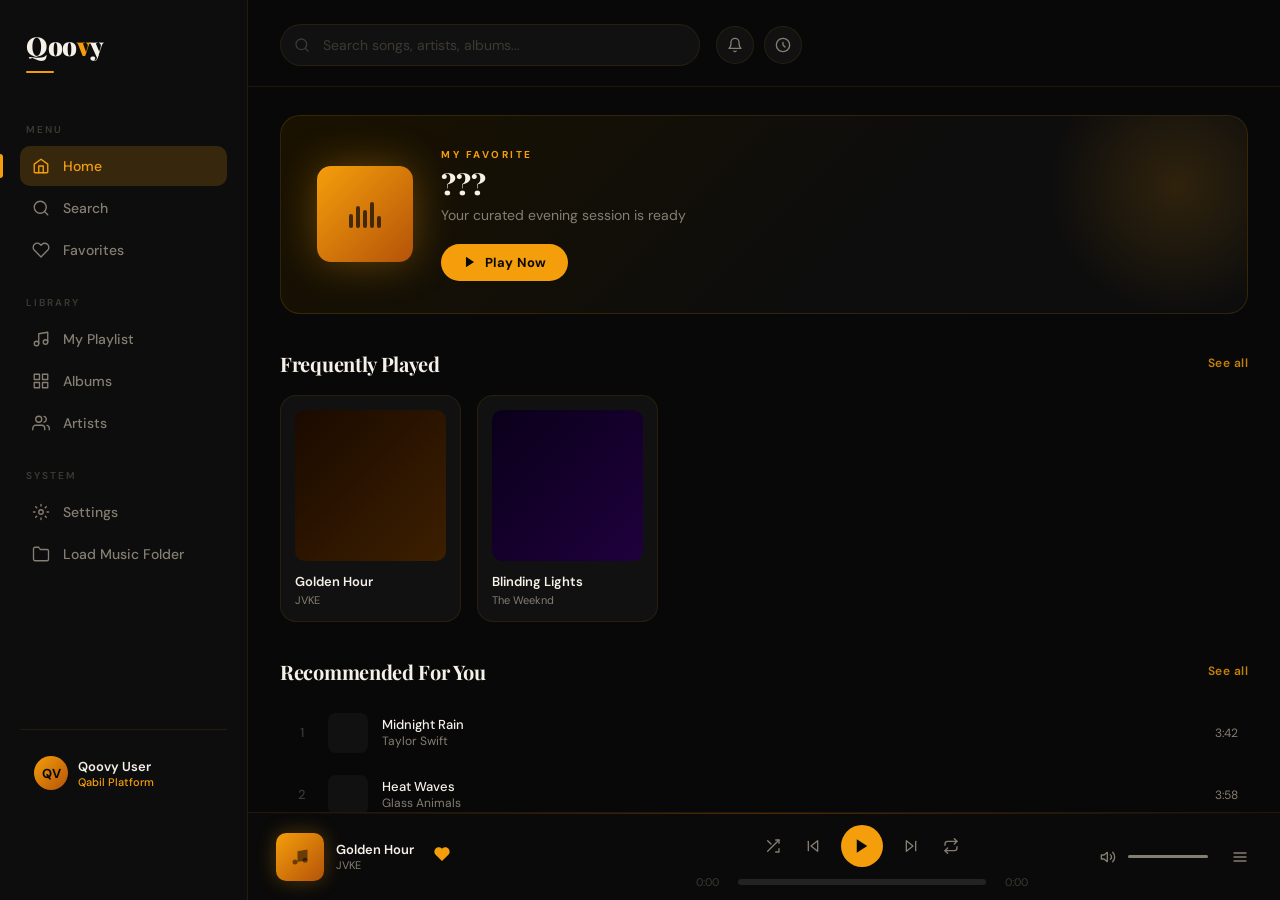
<file: index.html>
<!doctype html>
<html lang="en">
  <head>
    <meta charset="UTF-8" />
    <meta name="viewport" content="width=device-width, initial-scale=1.0" />
    <title>Qoovy</title>
    <link
      href="https://fonts.googleapis.com/css2?family=Playfair+Display:wght@700;900&family=DM+Sans:wght@300;400;500;600&display=swap"
      rel="stylesheet"
    />
    <link rel="stylesheet" href="home.css" />
    <link rel="stylesheet" href="player.css" />
    <link rel="stylesheet" href="queue.css" />

    <!-- SCRIPT -->
    <script src="core.js" defer></script>
    <script src="queue.js" defer></script>
  </head>
  <body>
    <div class="app">
      <!-- SIDEBAR -->
      <aside class="sidebar">
        <div class="logo">Qoo<span>v</span>y</div>

        <span class="nav-label">Menu</span>
        <a class="nav-item active" href="#">
          <svg viewBox="0 0 24 24">
            <path d="M3 9.5L12 3l9 6.5V20a1 1 0 01-1 1H4a1 1 0 01-1-1V9.5z" />
            <path d="M9 21V12h6v9" />
          </svg>
          Home
        </a>
        <a class="nav-item" href="#">
          <svg viewBox="0 0 24 24">
            <circle cx="11" cy="11" r="8" />
            <line x1="21" y1="21" x2="16.65" y2="16.65" />
          </svg>
          Search
        </a>
        <a class="nav-item" href="#">
          <svg viewBox="0 0 24 24">
            <path
              d="M20.84 4.61a5.5 5.5 0 00-7.78 0L12 5.67l-1.06-1.06a5.5 5.5 0 00-7.78 7.78l1.06 1.06L12 21.23l7.78-7.78 1.06-1.06a5.5 5.5 0 000-7.78z"
            />
          </svg>
          Favorites
        </a>

        <span class="nav-label">Library</span>
        <a class="nav-item" href="#">
          <svg viewBox="0 0 24 24">
            <path d="M9 18V5l12-2v13" />
            <circle cx="6" cy="18" r="3" />
            <circle cx="18" cy="16" r="3" />
          </svg>
          My Playlist
        </a>
        <a class="nav-item" href="#">
          <svg viewBox="0 0 24 24">
            <rect x="3" y="3" width="7" height="7" />
            <rect x="14" y="3" width="7" height="7" />
            <rect x="14" y="14" width="7" height="7" />
            <rect x="3" y="14" width="7" height="7" />
          </svg>
          Albums
        </a>
        <a class="nav-item" href="#">
          <svg viewBox="0 0 24 24">
            <path d="M17 21v-2a4 4 0 00-4-4H5a4 4 0 00-4 4v2" />
            <circle cx="9" cy="7" r="4" />
            <path d="M23 21v-2a4 4 0 00-3-3.87" />
            <path d="M16 3.13a4 4 0 010 7.75" />
          </svg>
          Artists
        </a>

        <span class="nav-label">System</span>
        <a class="nav-item" href="#">
          <svg viewBox="0 0 24 24">
            <circle cx="12" cy="12" r="3" />
            <path
              d="M19.07 4.93l-1.41 1.41M4.93 4.93l1.41 1.41M4.93 19.07l1.41-1.41M19.07 19.07l-1.41-1.41M12 2v2M12 20v2M2 12h2M20 12h2"
            />
          </svg>
          Settings
        </a>

        <input
          type="file"
          id="folderPicker"
          webkitdirectory
          directory
          multiple
          style="display: none"
        />
        <a class="nav-item" href="#" id="loadFolderBtn">
          <svg viewBox="0 0 24 24">
            <path
              d="M22 19a2 2 0 01-2 2H4a2 2 0 01-2-2V5a2 2 0 012-2h5l2 3h9a2 2 0 012 2z"
            />
          </svg>
          Load Music Folder
        </a>

        <div class="sidebar-footer">
          <div class="user-pill">
            <div class="user-avatar">QV</div>
            <div class="user-info">
              <div class="name">Qoovy User</div>
              <div class="plan">Qabil Platform</div>
            </div>
          </div>
        </div>
      </aside>

      <!-- MAIN -->
      <main class="main">
        <!-- TOP BAR -->
        <div class="topbar">
          <div class="search-wrap">
            <svg
              class="search-icon"
              viewBox="0 0 24 24"
              fill="none"
              stroke="currentColor"
              stroke-width="2"
              stroke-linecap="round"
              stroke-linejoin="round"
            >
              <circle cx="11" cy="11" r="8" />
              <line x1="21" y1="21" x2="16.65" y2="16.65" />
            </svg>
            <input type="text" placeholder="Search songs, artists, albums..." />
          </div>
          <div class="topbar-actions">
            <div class="icon-btn">
              <svg viewBox="0 0 24 24">
                <path d="M18 8A6 6 0 006 8c0 7-3 9-3 9h18s-3-2-3-9" />
                <path d="M13.73 21a2 2 0 01-3.46 0" />
              </svg>
            </div>
            <div class="icon-btn">
              <svg viewBox="0 0 24 24">
                <circle cx="12" cy="12" r="10" />
                <path d="M12 8v4l3 3" />
              </svg>
            </div>
          </div>
        </div>

        <!-- SCROLL AREA -->
        <div class="scroll-area">
          <!-- MY FAVORITE MUSIC -->
          <div class="hero">
            <div class="hero-art">
              <div class="spin-bars">
                <span></span><span></span><span></span><span></span
                ><span></span>
              </div>
            </div>
            <div class="hero-info">
              <div class="hero-tag">My Favorite</div>
              <div class="hero-title">???</div>
              <div class="hero-subtitle">
                Your curated evening session is ready
              </div>
              <button class="hero-btn">
                <svg viewBox="0 0 24 24">
                  <polygon points="5 3 19 12 5 21 5 3" />
                </svg>
                Play Now
              </button>
            </div>
          </div>

          <!-- FREQUENTLY PLAYED -->
          <div class="section">
            <div class="section-header">
              <div class="section-title">Frequently Played</div>
              <a class="section-more" href="#">See all</a>
            </div>
            <div class="card-grid">
              <div class="card">
                <div class="cover cover-1">
                  <!-- CUKUP WARNA DARI COVER SAJA -->
                </div>
                <div class="card-title">Golden Hour</div>
                <div class="card-artist">JVKE</div>
              </div>
              <div class="card">
                <div class="cover cover-2"></div>
                <div class="card-title">Blinding Lights</div>
                <div class="card-artist">The Weeknd</div>
              </div>
            </div>
          </div>

          <!-- RECOMMENDED -->
          <div class="section">
            <div class="section-header">
              <div class="section-title">Recommended For You</div>
              <a class="section-more" href="#">See all</a>
            </div>
            <div class="track-list">
              <div class="track-item">
                <div class="track-num">1</div>
                <div class="track-play-icon">
                  <svg viewBox="0 0 24 24">
                    <polygon points="5 3 19 12 5 21 5 3" />
                  </svg>
                </div>
                <div class="track-art cover-6"></div>
                <div class="track-info">
                  <div class="track-name">Midnight Rain</div>
                  <div class="track-artist-name">Taylor Swift</div>
                </div>
                <div class="track-heart">
                  <svg viewBox="0 0 24 24">
                    <path
                      d="M20.84 4.61a5.5 5.5 0 00-7.78 0L12 5.67l-1.06-1.06a5.5 5.5 0 00-7.78 7.78l1.06 1.06L12 21.23l7.78-7.78 1.06-1.06a5.5 5.5 0 000-7.78z"
                    />
                  </svg>
                </div>
                <div class="track-duration">3:42</div>
              </div>
              <div class="track-item">
                <div class="track-num">2</div>
                <div class="track-play-icon">
                  <svg viewBox="0 0 24 24">
                    <polygon points="5 3 19 12 5 21 5 3" />
                  </svg>
                </div>
                <div class="track-art cover-7"></div>
                <div class="track-info">
                  <div class="track-name">Heat Waves</div>
                  <div class="track-artist-name">Glass Animals</div>
                </div>
                <div class="track-heart">
                  <svg viewBox="0 0 24 24">
                    <path
                      d="M20.84 4.61a5.5 5.5 0 00-7.78 0L12 5.67l-1.06-1.06a5.5 5.5 0 00-7.78 7.78l1.06 1.06L12 21.23l7.78-7.78 1.06-1.06a5.5 5.5 0 000-7.78z"
                    />
                  </svg>
                </div>
                <div class="track-duration">3:58</div>
              </div>
              <div class="track-item">
                <div class="track-num">3</div>
                <div class="track-play-icon">
                  <svg viewBox="0 0 24 24">
                    <polygon points="5 3 19 12 5 21 5 3" />
                  </svg>
                </div>
                <div class="track-art cover-8"></div>
                <div class="track-info">
                  <div class="track-name">Industry Baby</div>
                  <div class="track-artist-name">Lil Nas X</div>
                </div>
                <div class="track-heart">
                  <svg viewBox="0 0 24 24">
                    <path
                      d="M20.84 4.61a5.5 5.5 0 00-7.78 0L12 5.67l-1.06-1.06a5.5 5.5 0 00-7.78 7.78l1.06 1.06L12 21.23l7.78-7.78 1.06-1.06a5.5 5.5 0 000-7.78z"
                    />
                  </svg>
                </div>
                <div class="track-duration">3:32</div>
              </div>
              <div class="track-item">
                <div class="track-num">4</div>
                <div class="track-play-icon">
                  <svg viewBox="0 0 24 24">
                    <polygon points="5 3 19 12 5 21 5 3" />
                  </svg>
                </div>
                <div class="track-art cover-1"></div>
                <div class="track-info">
                  <div class="track-name">Stay</div>
                  <div class="track-artist-name">The Kid LAROI</div>
                </div>
                <div class="track-heart">
                  <svg viewBox="0 0 24 24">
                    <path
                      d="M20.84 4.61a5.5 5.5 0 00-7.78 0L12 5.67l-1.06-1.06a5.5 5.5 0 00-7.78 7.78l1.06 1.06L12 21.23l7.78-7.78 1.06-1.06a5.5 5.5 0 000-7.78z"
                    />
                  </svg>
                </div>
                <div class="track-duration">2:21</div>
              </div>
            </div>
          </div>

          <!-- PLAYLISTS -->
          <div class="section">
            <div class="section-header">
              <div class="section-title">Your Playlists</div>
              <a class="section-more" href="#">Create new</a>
            </div>
            <div class="card-grid">
              <div class="card">
                <div class="cover cover-3">
                  <div class="cover-glyph">
                    <svg viewBox="0 0 24 24">
                      <path d="M9 18V5l12-2v13" />
                      <circle cx="6" cy="18" r="3" />
                      <circle cx="18" cy="16" r="3" />
                    </svg>
                  </div>
                  <div class="card-play">
                    <svg viewBox="0 0 24 24">
                      <polygon points="5 3 19 12 5 21 5 3" />
                    </svg>
                  </div>
                </div>
                <div class="card-title">Late Night Drives</div>
                <div class="card-artist">24 songs</div>
              </div>
              <div class="card">
                <div class="cover cover-7">
                  <div class="cover-glyph">
                    <svg viewBox="0 0 24 24">
                      <path d="M9 18V5l12-2v13" />
                      <circle cx="6" cy="18" r="3" />
                      <circle cx="18" cy="16" r="3" />
                    </svg>
                  </div>
                  <div class="card-play">
                    <svg viewBox="0 0 24 24">
                      <polygon points="5 3 19 12 5 21 5 3" />
                    </svg>
                  </div>
                </div>
                <div class="card-title">Focus Mode</div>
                <div class="card-artist">18 songs</div>
              </div>
              <div class="card">
                <div class="cover cover-2">
                  <div class="cover-glyph">
                    <svg viewBox="0 0 24 24">
                      <path d="M9 18V5l12-2v13" />
                      <circle cx="6" cy="18" r="3" />
                      <circle cx="18" cy="16" r="3" />
                    </svg>
                  </div>
                  <div class="card-play">
                    <svg viewBox="0 0 24 24">
                      <polygon points="5 3 19 12 5 21 5 3" />
                    </svg>
                  </div>
                </div>
                <div class="card-title">Chill Vibes</div>
                <div class="card-artist">31 songs</div>
              </div>
            </div>
          </div>
        </div>
        <!-- /scroll-area -->
      </main>
    </div>
    <!-- /app -->

    <!-- PLAYER BAR -->
    <div class="player">
      <!-- Now Playing -->
      <div class="now-playing">
        <div class="np-art">
          <svg viewBox="0 0 24 24">
            <path d="M9 18V5l12-2v13" />
            <circle cx="6" cy="18" r="3" />
            <circle cx="18" cy="16" r="3" />
          </svg>
        </div>
        <div class="np-info">
          <div class="np-title">Golden Hour</div>
          <div class="np-artist">JVKE</div>
        </div>
        <div class="np-heart">
          <svg viewBox="0 0 24 24">
            <path
              d="M20.84 4.61a5.5 5.5 0 00-7.78 0L12 5.67l-1.06-1.06a5.5 5.5 0 00-7.78 7.78l1.06 1.06L12 21.23l7.78-7.78 1.06-1.06a5.5 5.5 0 000-7.78z"
            />
          </svg>
        </div>
      </div>

      <!-- Center -->
      <div class="player-center">
        <div class="controls">
          <button class="ctrl-btn">
            <svg viewBox="0 0 24 24">
              <polyline points="16 3 21 3 21 8" />
              <line x1="4" y1="20" x2="21" y2="3" />
              <polyline points="21 16 21 21 16 21" />
              <line x1="4" y1="4" x2="9" y2="9" />
            </svg>
          </button>
          <button class="ctrl-btn">
            <svg viewBox="0 0 24 24">
              <polygon points="19 20 9 12 19 4 19 20" />
              <line x1="5" y1="19" x2="5" y2="5" />
            </svg>
          </button>
          <button class="ctrl-btn play-main">
            <svg viewBox="0 0 24 24">
              <polygon points="5 3 19 12 5 21 5 3" />
            </svg>
          </button>
          <button class="ctrl-btn" onclick="playNextInQueue()">
            <svg viewBox="0 0 24 24">
              <polygon points="5 4 15 12 5 20 5 4" />
              <line x1="19" y1="5" x2="19" y2="19" />
            </svg>
          </button>
          <button class="ctrl-btn">
            <svg viewBox="0 0 24 24">
              <polyline points="17 1 21 5 17 9" />
              <path d="M3 11V9a4 4 0 014-4h14" />
              <polyline points="7 23 3 19 7 15" />
              <path d="M21 13v2a4 4 0 01-4 4H3" />
            </svg>
          </button>
        </div>
        <div class="progress-row">
          <span class="progress-time" id="current-time">0:00</span>
          <div class="progress-bar" id="progress-container">
            <div id="progress-fill"></div>
          </div>
          <span
            class="progress-time"
            id="duration-time"
            style="text-align: right"
            >0:00</span
          >
        </div>
      </div>

      <!-- Right -->
      <div class="player-right">
        <button class="ctrl-btn" id="mute-btn">
          <svg viewBox="0 0 24 24">
            <polygon points="11 5 6 9 2 9 2 15 6 15 11 19 11 5" />
            <path d="M19.07 4.93a10 10 0 010 14.14" />
            <path d="M15.54 8.46a5 5 0 010 7.07" />
          </svg>
        </button>
        <div class="vol-bar" id="vol-container">
          <div id="vol-fill"></div>
        </div>
      </div>

      <button class="ctrl-btn" id="queue-btn" onclick="toggleQueue(true)" title="Lihat Antrean">
    <svg viewBox="0 0 24 24" width="24" height="24" fill="none" stroke="currentColor" stroke-width="2" stroke-linecap="round" stroke-linejoin="round">
      <line x1="3" y1="12" x2="21" y2="12"></line>
      <line x1="3" y1="6" x2="21" y2="6"></line>
      <line x1="3" y1="18" x2="21" y2="18"></line>
    </svg>
  </button>
    </div>

    <div id="queue-popup" class="queue-overlay">
      <div class="queue-content">
        <div class="queue-header">
          <h3>Next in Queue</h3>
          <button class="close-queue" onclick="toggleQueue(false)">
            <svg
              viewBox="0 0 24 24"
              width="24"
              height="24"
              fill="none"
              stroke="currentColor"
              stroke-width="2"
            >
              <line x1="18" y1="6" x2="6" y2="18"></line>
              <line x1="6" y1="6" x2="18" y2="18"></line>
            </svg>
          </button>
        </div>
        <div id="queue-items-container" class="queue-body"></div>
      </div>
    </div>
    
  </body>
</html>
</file>
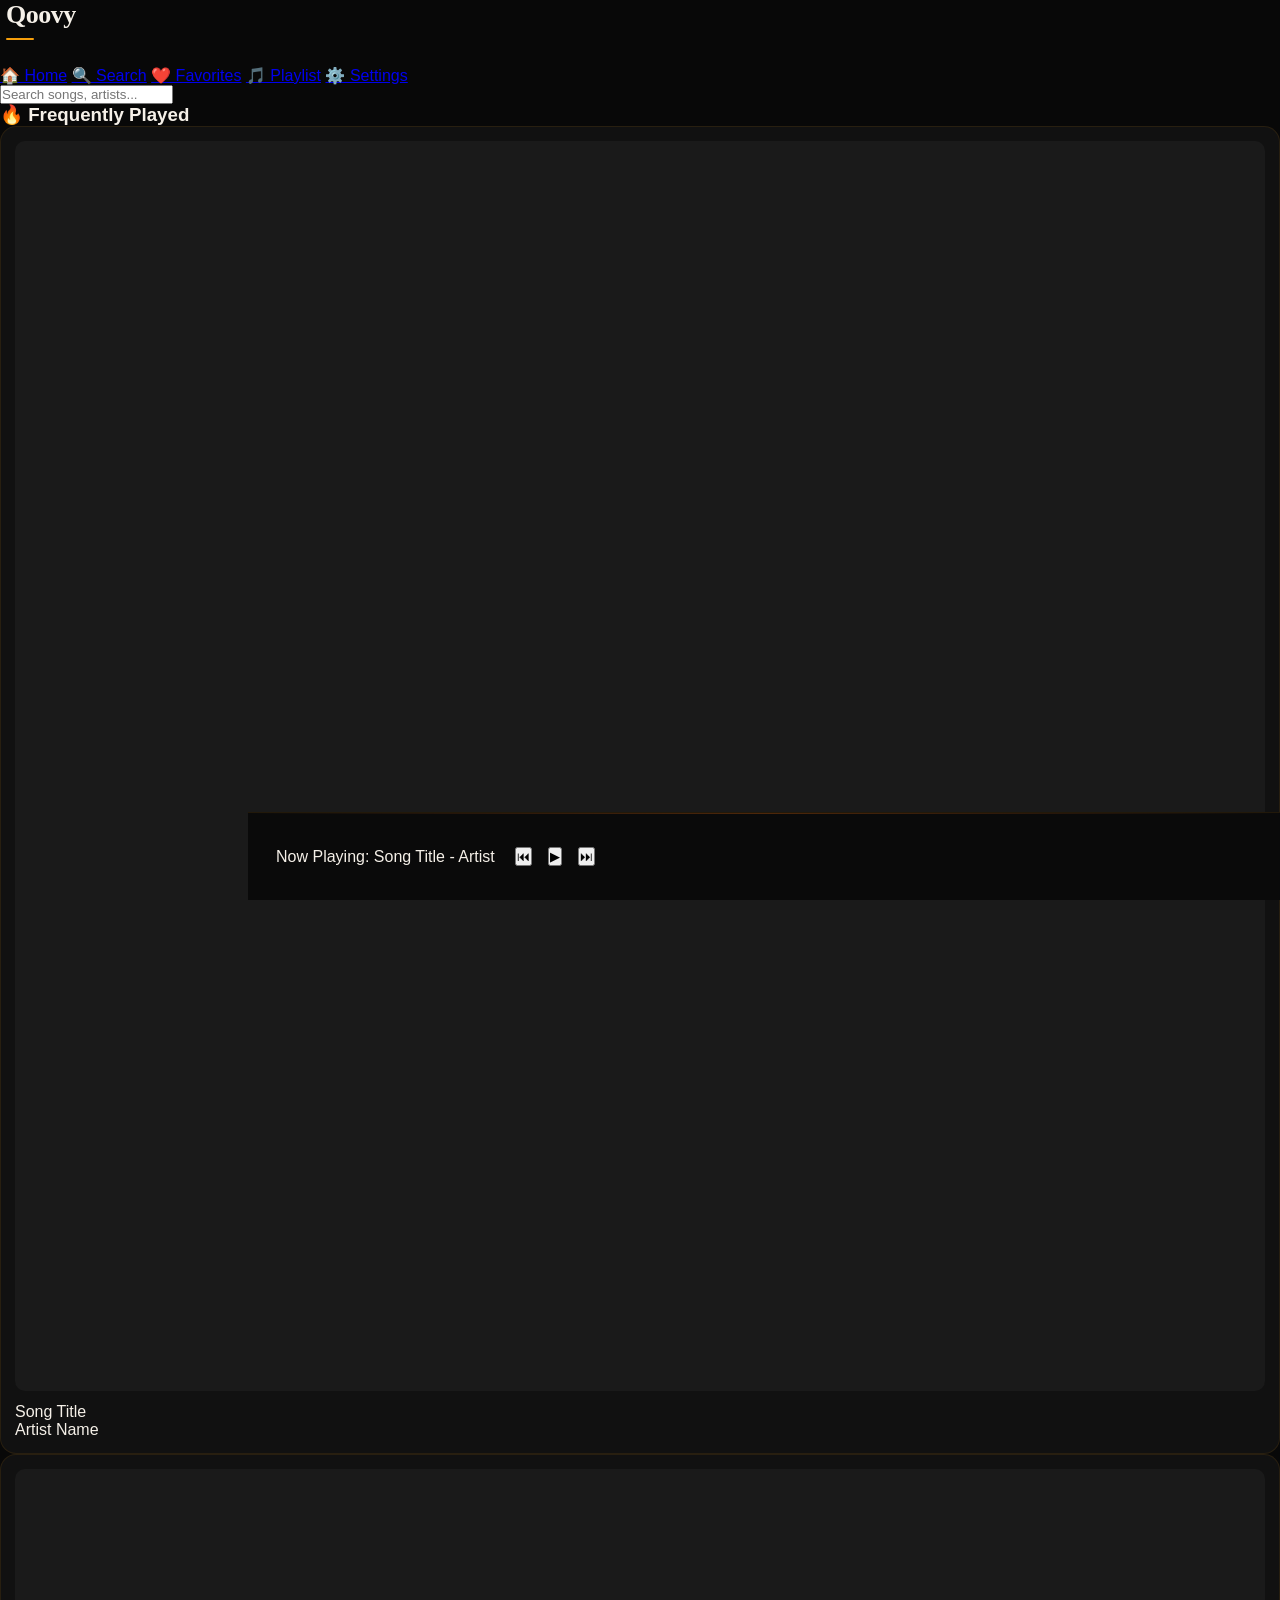
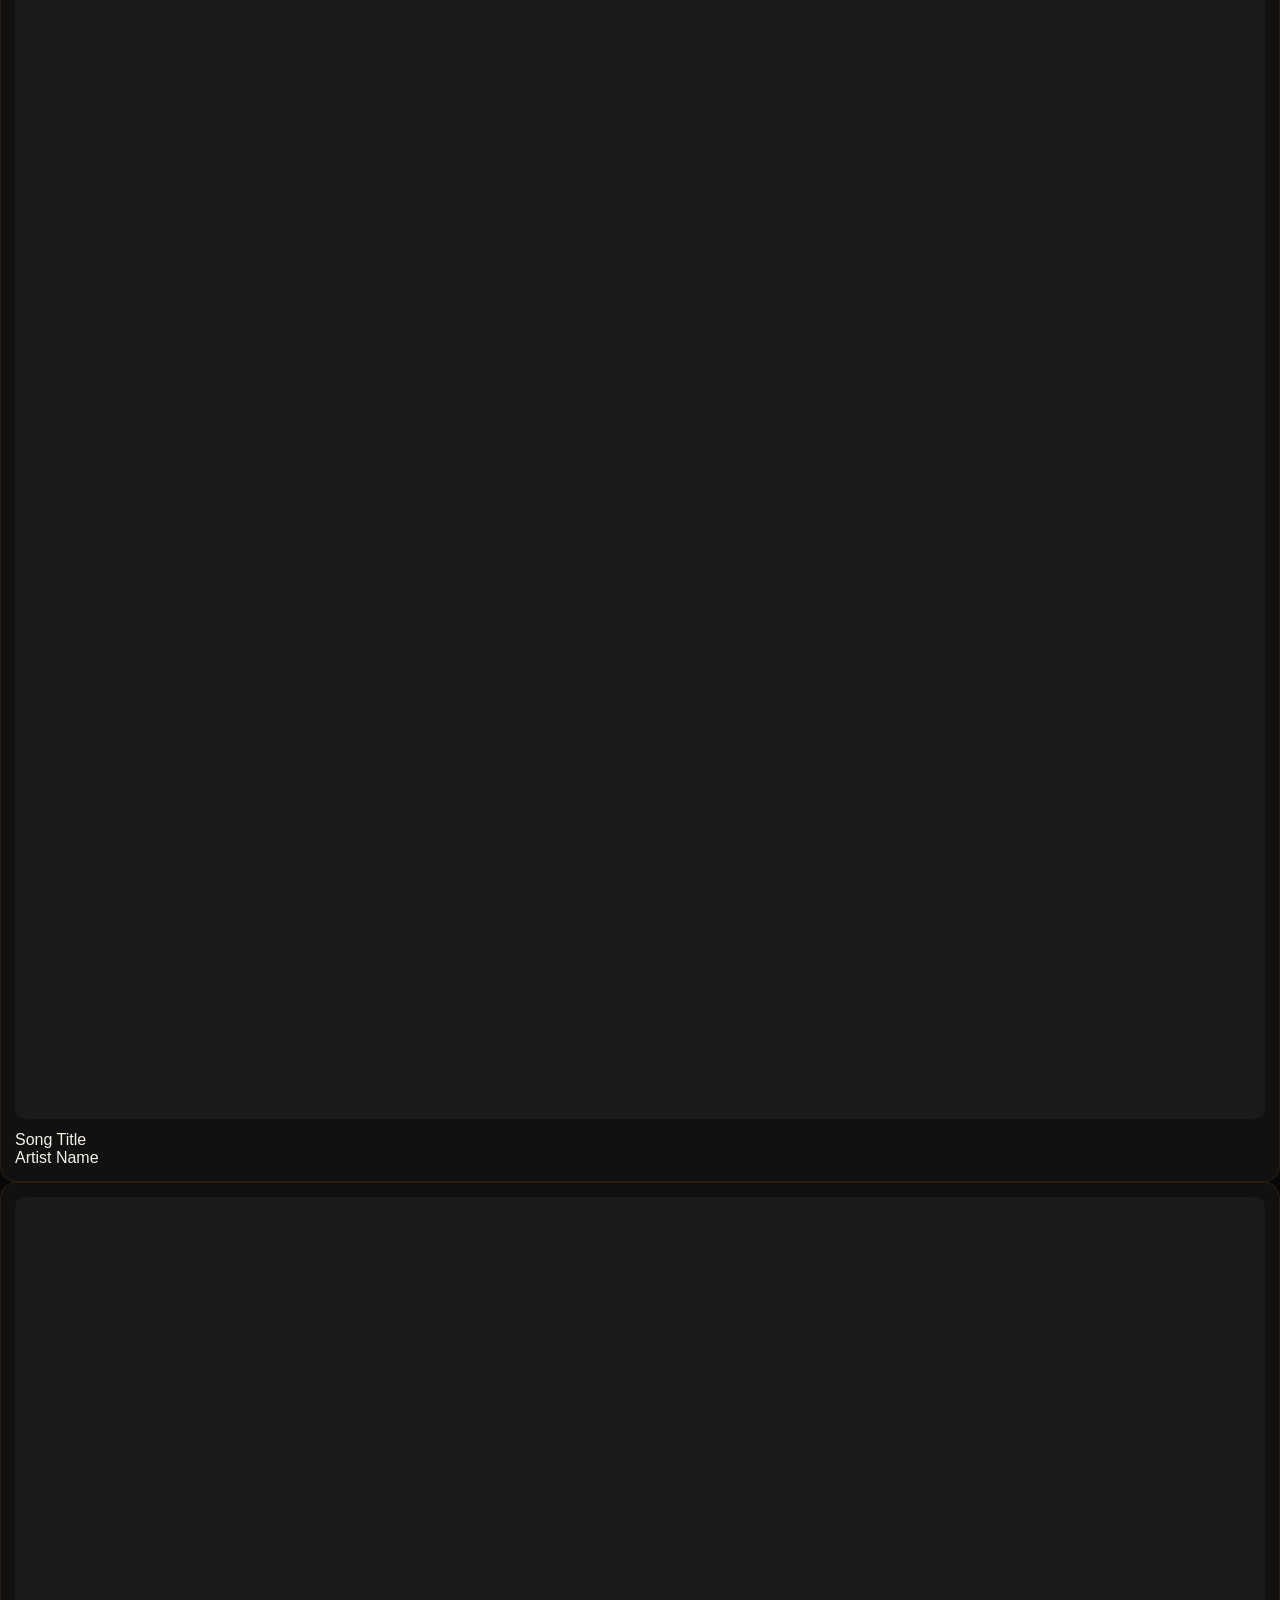
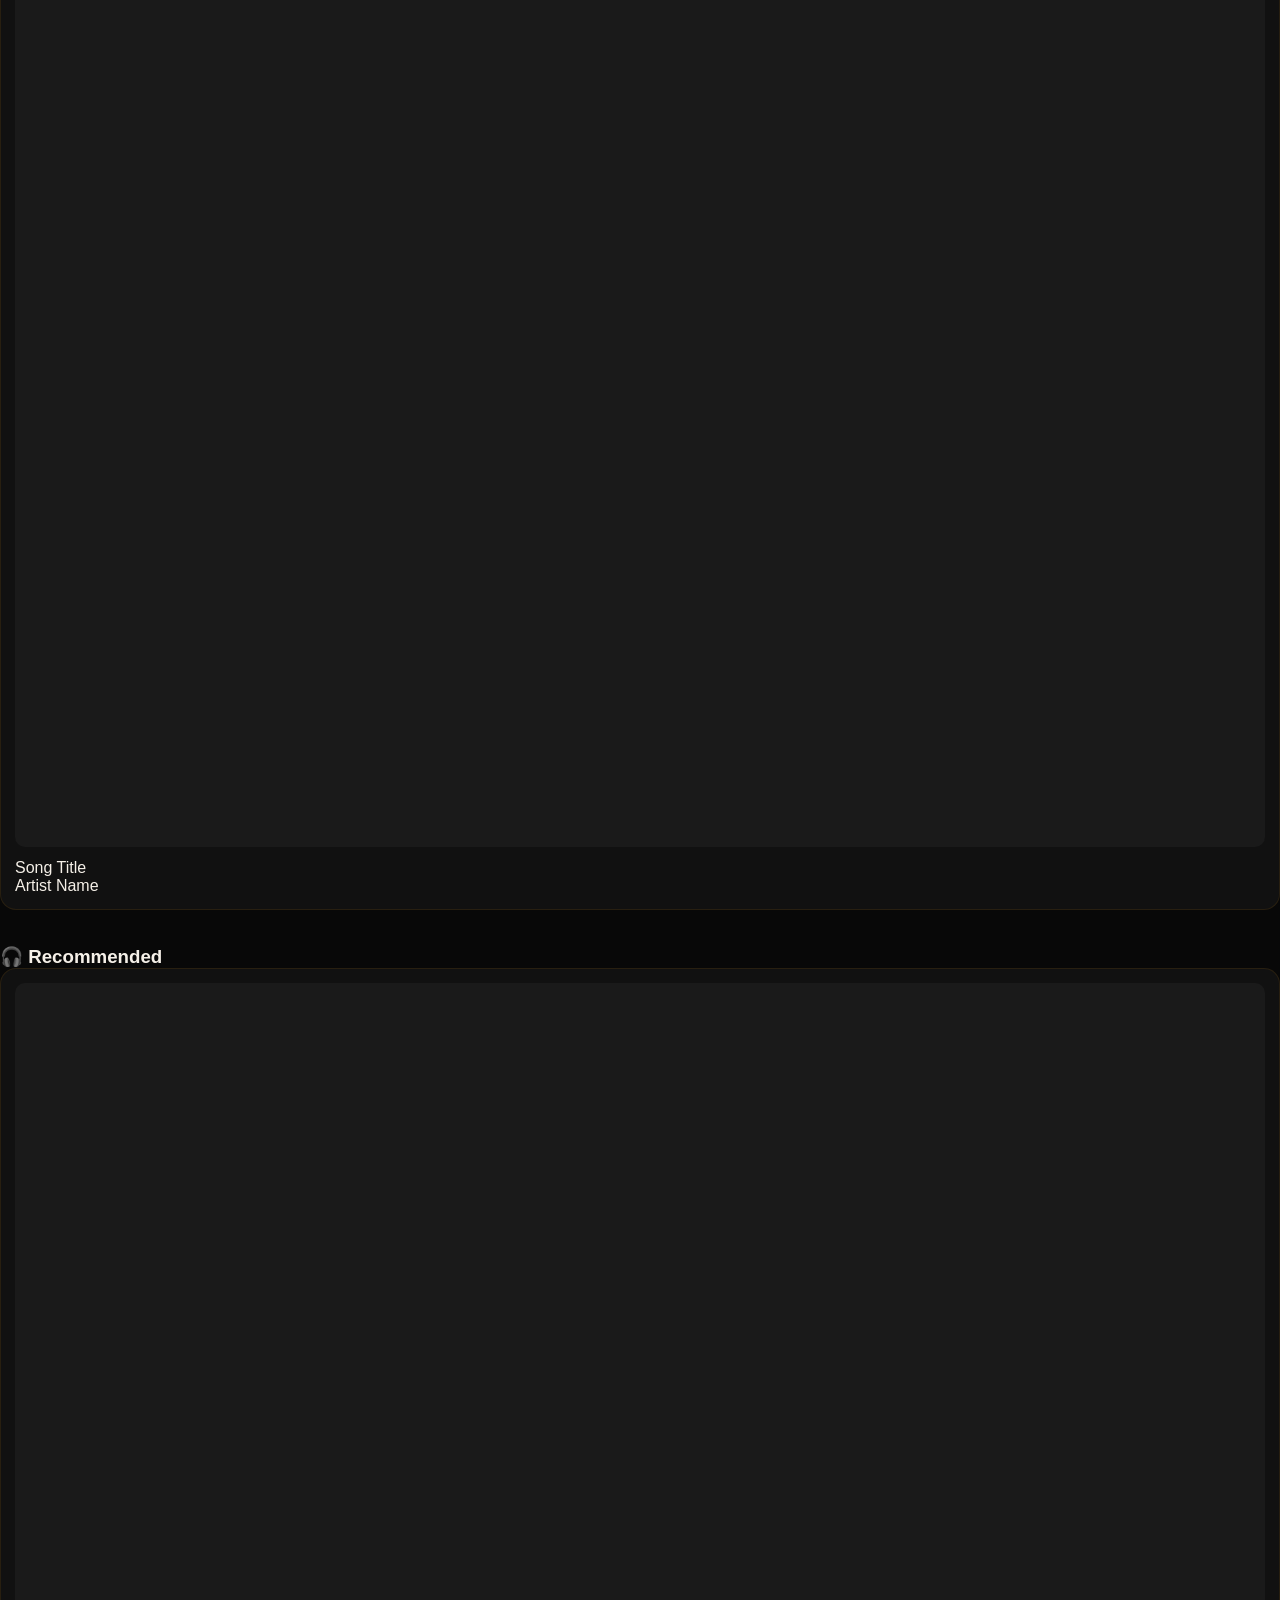
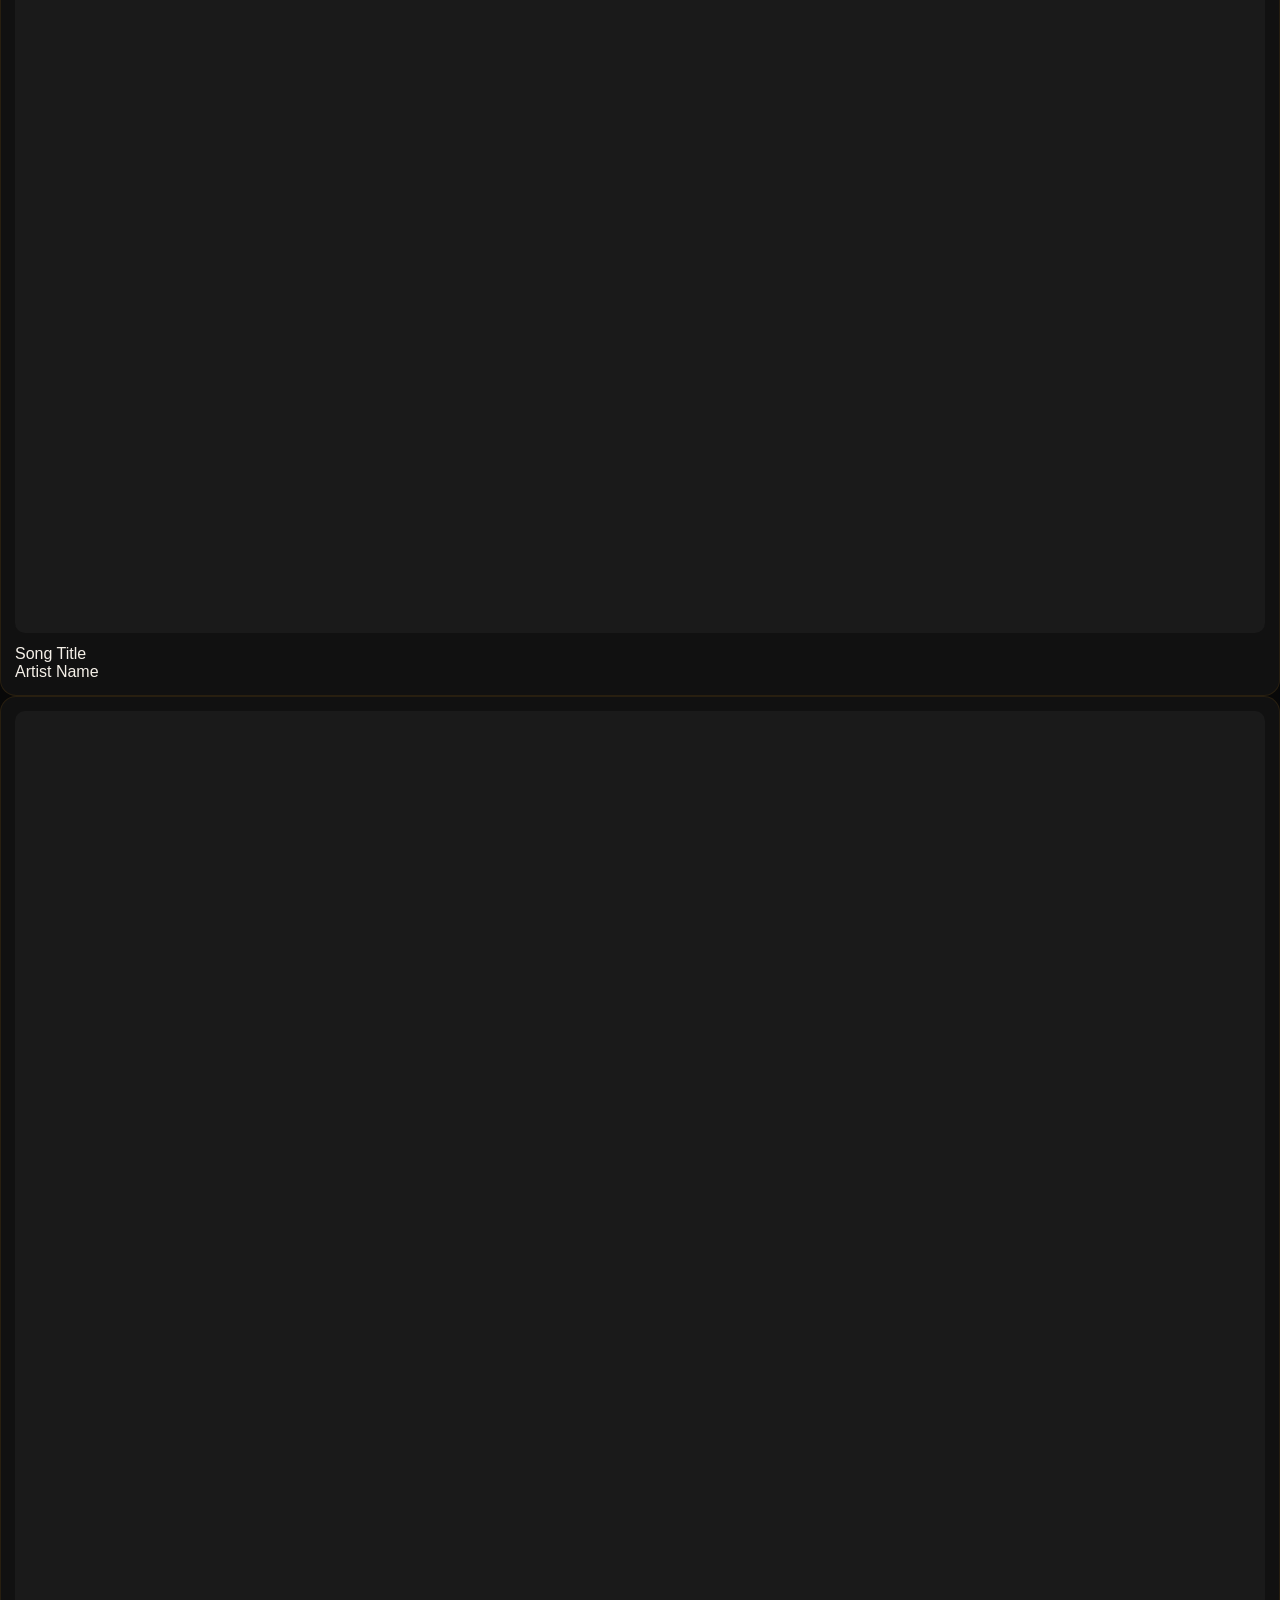
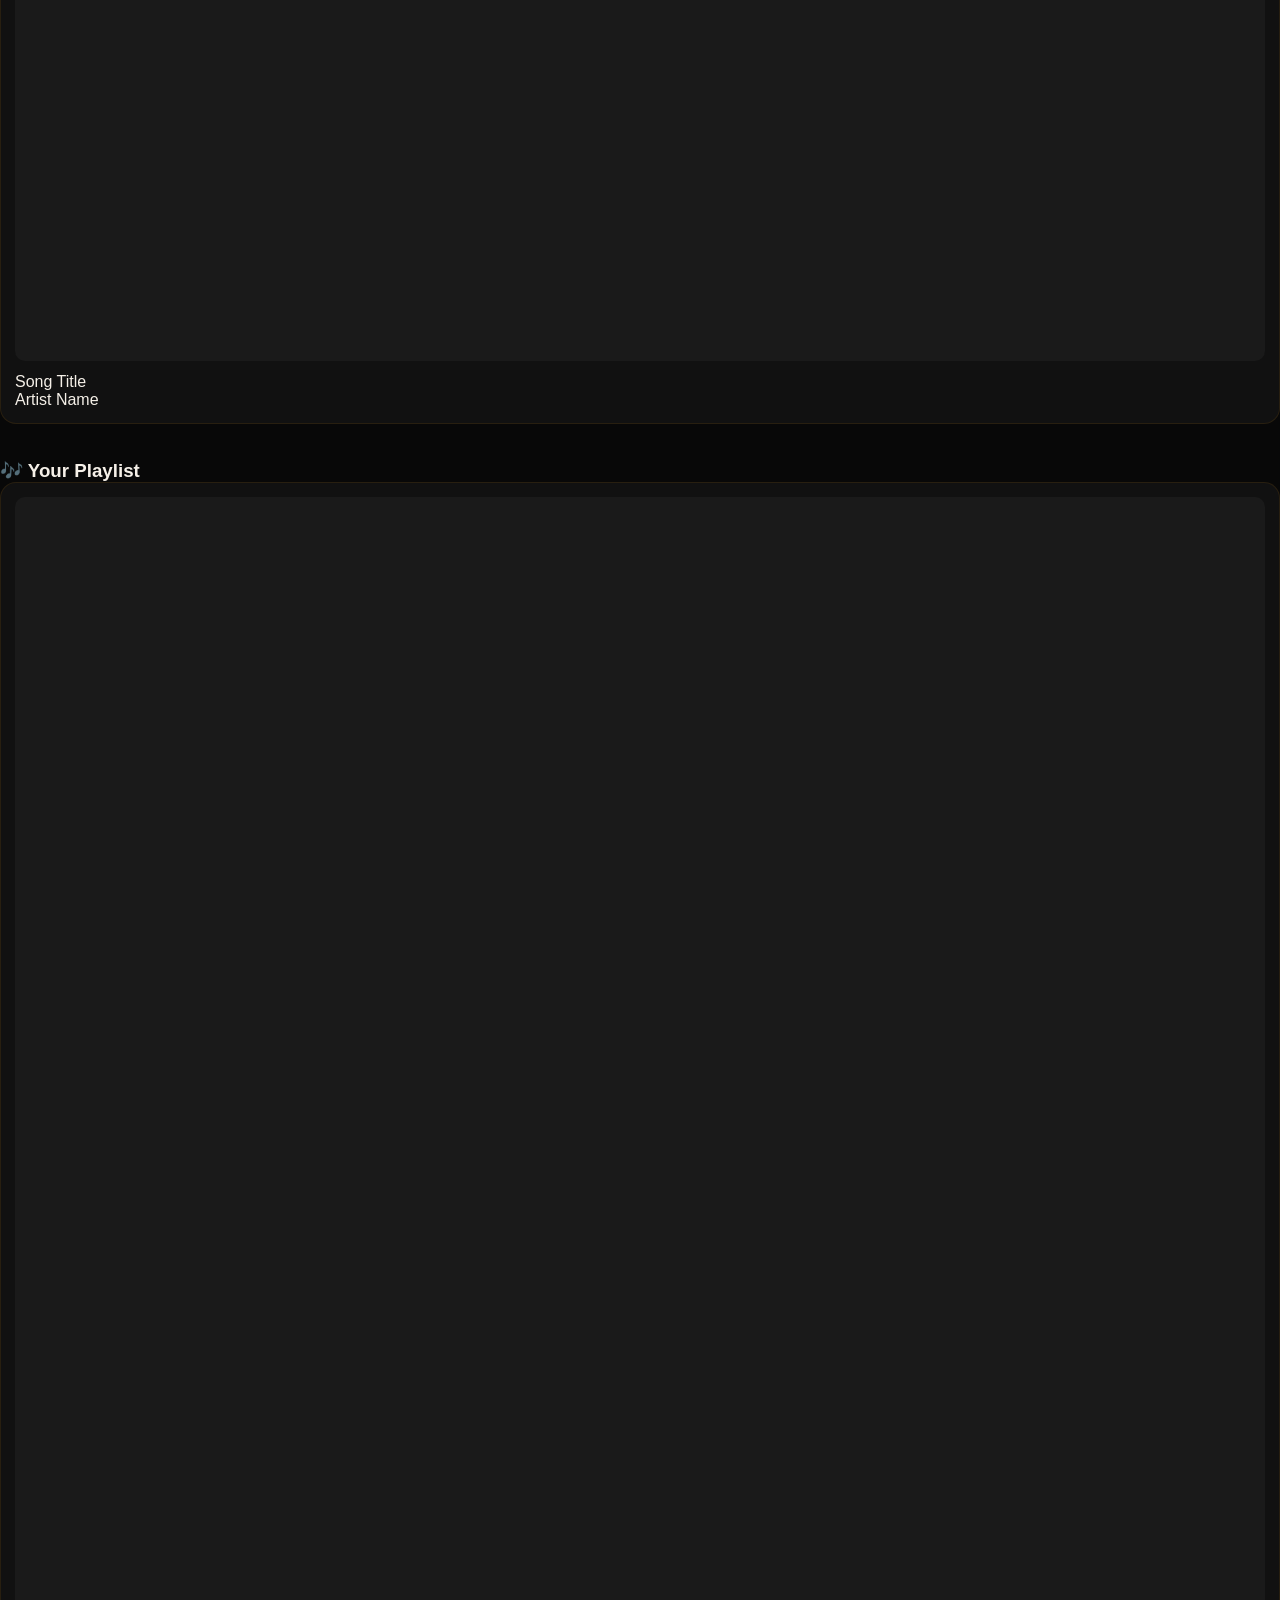
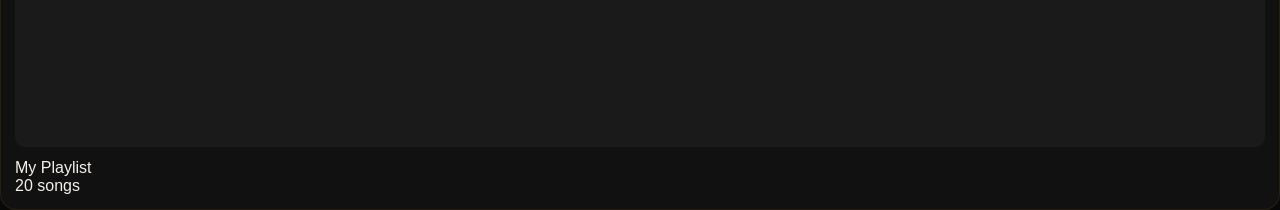
<file: old-index.html>
<!DOCTYPE html>
<html lang="en">
<head>
<meta charset="UTF-8">
<meta name="viewport" content="width=device-width, initial-scale=1.0">
<title>Qoovy</title>
<link rel="stylesheet" href="home.css">
<link rel="stylesheet" href="queue.css">
</head>
<body>

<div class="container">

    <div class="left-side-menu">
        <div class="logo">Qoovy</div>

        <div class="menu">
            <a href="#">🏠 Home</a>
            <a href="#">🔍 Search</a>
            <a href="#">❤️ Favorites</a>
            <a href="#">🎵 Playlist</a>
            <a href="#">⚙️ Settings</a>
        </div>
    </div>

    <div class="home-qoovy">
        
        <div class="search-box">
            <input type="text" placeholder="Search songs, artists...">
        </div>

        <div class="section">
            <h3>🔥 Frequently Played</h3>
            <div class="card-list">
                <div class="card">
                    <div class="cover"></div>
                    <div class="title">Song Title</div>
                    <div class="artist">Artist Name</div>
                </div>
                <div class="card">
                    <div class="cover"></div>
                    <div class="title">Song Title</div>
                    <div class="artist">Artist Name</div>
                </div>
                <div class="card">
                    <div class="cover"></div>
                    <div class="title">Song Title</div>
                    <div class="artist">Artist Name</div>
                </div>
            </div>
        </div>

        <div class="section">
            <h3>🎧 Recommended</h3>
            <div class="card-list">
                <div class="card">
                    <div class="cover"></div>
                    <div class="title">Song Title</div>
                    <div class="artist">Artist Name</div>
                </div>
                <div class="card">
                    <div class="cover"></div>
                    <div class="title">Song Title</div>
                    <div class="artist">Artist Name</div>
                </div>
            </div>
        </div>

        <div class="section">
            <h3>🎶 Your Playlist</h3>
            <div class="card-list">
                <div class="card">
                    <div class="cover"></div>
                    <div class="title">My Playlist</div>
                    <div class="artist">20 songs</div>
                </div>
            </div>
        </div>

    </div>
</div>

<div class="player">
    <div>Now Playing: Song Title - Artist</div>
    <div class="controls">
        <button>⏮</button>
        <button>▶</button>
        <button>⏭</button>
    </div>
</div>

</body>
</html>
</file>
<file: home.css>
:root {
    --bg-base: #080808;
    --bg-sidebar: #0d0d0d;
    --bg-card: #111111;
    --bg-card-hover: #181818;
    --bg-player: #0a0a0a;
    --accent: #f59e0b;
    --accent-dim: #b45309;
    --accent-glow: rgba(245,158,11,0.18);
    --accent-glow-strong: rgba(245,158,11,0.32);
    --text-primary: #f5f0e8;
    --text-secondary: #857e72;
    --text-muted: #3d3933;
    --border: rgba(245,158,11,0.10);
    --border-hover: rgba(245,158,11,0.28);
    --sidebar-w: 248px;
    --player-h: 88px;
    --radius-card: 16px;
    --radius-sm: 10px;
    --transition: cubic-bezier(0.4, 0, 0.2, 1);
  }

  * { margin:0; padding:0; box-sizing:border-box; }

  body {
    background: var(--bg-base);
    color: var(--text-primary);
    font-family: 'DM Sans', sans-serif;
    height: 100vh;
    overflow: hidden;
    cursor: default;
  }

  /* Custom scrollbar */
  ::-webkit-scrollbar { width: 4px; }
  ::-webkit-scrollbar-track { background: transparent; }
  ::-webkit-scrollbar-thumb { background: var(--text-muted); border-radius: 4px; }
  ::-webkit-scrollbar-thumb:hover { background: var(--accent-dim); }

  /* ── LAYOUT ── */
  .app {
    display: flex;
    height: 100vh;
  }

  /* ── SIDEBAR ── */
  .sidebar {
    width: var(--sidebar-w);
    background: var(--bg-sidebar);
    display: flex;
    flex-direction: column;
    padding: 28px 20px 100px;
    border-right: 1px solid var(--border);
    position: fixed;
    top: 0; left: 0; bottom: 0;
    z-index: 10;
    gap: 0;
  }

  .logo {
    font-family: 'Playfair Display', serif;
    font-size: 26px;
    font-weight: 900;
    letter-spacing: -0.5px;
    color: var(--text-primary);
    margin-bottom: 36px;
    padding-left: 6px;
    position: relative;
  }
  .logo span {
    color: var(--accent);
  }
  .logo::after {
    content: '';
    position: absolute;
    bottom: -10px; left: 6px;
    width: 28px; height: 2px;
    background: var(--accent);
    border-radius: 2px;
  }

  .nav-label {
    font-size: 10px;
    font-weight: 600;
    letter-spacing: 2px;
    color: var(--text-muted);
    text-transform: uppercase;
    padding: 0 6px;
    margin-bottom: 10px;
    margin-top: 24px;
  }

  .nav-item {
    display: flex;
    align-items: center;
    gap: 13px;
    padding: 11px 12px;
    border-radius: var(--radius-sm);
    color: var(--text-secondary);
    text-decoration: none;
    font-size: 14px;
    font-weight: 500;
    transition: all 0.25s var(--transition);
    position: relative;
    margin-bottom: 2px;
  }
  .nav-item svg {
    width: 18px; height: 18px;
    flex-shrink: 0;
    stroke: currentColor;
    fill: none;
    stroke-width: 1.8;
    stroke-linecap: round;
    stroke-linejoin: round;
  }
  .nav-item:hover {
    color: var(--text-primary);
    background: rgba(255,255,255,0.04);
  }
  .nav-item.active {
    color: var(--accent);
    background: var(--accent-glow);
  }
  .nav-item.active::before {
    content: '';
    position: absolute;
    left: 0; top: 20%; bottom: 20%;
    width: 3px;
    background: var(--accent);
    border-radius: 0 3px 3px 0;
    left: -20px;
  }

  .sidebar-footer {
    margin-top: auto;
    padding: 16px 6px 0;
    border-top: 1px solid var(--border);
  }
  .user-pill {
    display: flex;
    align-items: center;
    gap: 10px;
    padding: 10px 8px;
    border-radius: var(--radius-sm);
    cursor: pointer;
    transition: background 0.2s;
  }
  .user-pill:hover { background: rgba(255,255,255,0.04); }
  .user-avatar {
    width: 34px; height: 34px;
    border-radius: 50%;
    background: linear-gradient(135deg, var(--accent), var(--accent-dim));
    display: flex; align-items: center; justify-content: center;
    font-size: 13px; font-weight: 700;
    color: #080808;
    flex-shrink: 0;
  }
  .user-info .name { font-size: 13px; font-weight: 600; color: var(--text-primary); }
  .user-info .plan { font-size: 11px; color: var(--accent); font-weight: 500; }

  /* ── MAIN CONTENT ── */
  .main {
    margin-left: var(--sidebar-w);
    flex: 1;
    display: flex;
    flex-direction: column;
    overflow: hidden;
    padding-bottom: var(--player-h);
  }

  /* ── TOP BAR ── */
  .topbar {
    display: flex;
    align-items: center;
    gap: 16px;
    padding: 24px 32px 20px;
    background: var(--bg-base);
    border-bottom: 1px solid var(--border);
    position: sticky; top: 0;
    z-index: 5;
  }

  .search-wrap {
    flex: 1;
    position: relative;
    max-width: 420px;
  }
  .search-icon {
    position: absolute;
    left: 14px; top: 50%; transform: translateY(-50%);
    color: var(--text-muted);
    width: 16px; height: 16px;
    pointer-events: none;
  }
  .search-wrap input {
    width: 100%;
    padding: 11px 16px 11px 42px;
    background: var(--bg-card);
    border: 1px solid var(--border);
    border-radius: 50px;
    color: var(--text-primary);
    font-family: 'DM Sans', sans-serif;
    font-size: 14px;
    outline: none;
    transition: border-color 0.2s, box-shadow 0.2s;
  }
  .search-wrap input::placeholder { color: var(--text-muted); }
  .search-wrap input:focus {
    border-color: var(--accent);
    box-shadow: 0 0 0 3px var(--accent-glow);
  }

  .topbar-actions {
    display: flex;
    align-items: center;
    gap: 10px;
  }
  .icon-btn {
    width: 38px; height: 38px;
    border-radius: 50%;
    border: 1px solid var(--border);
    background: var(--bg-card);
    display: flex; align-items: center; justify-content: center;
    cursor: pointer;
    transition: all 0.2s;
    color: var(--text-secondary);
  }
  .icon-btn svg { width: 16px; height: 16px; stroke: currentColor; fill: none; stroke-width: 2; stroke-linecap: round; stroke-linejoin: round; }
  .icon-btn:hover { border-color: var(--accent); color: var(--accent); background: var(--accent-glow); }

  /* ── SCROLL AREA ── */
  .scroll-area {
    flex: 1;
    overflow-y: auto;
    padding: 28px 32px 32px;
  }

  /* ── HERO BANNER ── */
  .hero {
    border-radius: 20px;
    background: linear-gradient(135deg, #1a1200 0%, #0d0d0d 60%);
    border: 1px solid rgba(245,158,11,0.15);
    padding: 32px 36px;
    margin-bottom: 36px;
    display: flex;
    align-items: center;
    gap: 28px;
    position: relative;
    overflow: hidden;
  }
  .hero::before {
    content: '';
    position: absolute;
    top: -60px; right: -60px;
    width: 260px; height: 260px;
    border-radius: 50%;
    background: radial-gradient(circle, rgba(245,158,11,0.15) 0%, transparent 70%);
    pointer-events: none;
  }
  .hero-art {
    width: 96px; height: 96px;
    border-radius: 14px;
    background: linear-gradient(135deg, #f59e0b, #b45309);
    flex-shrink: 0;
    display: flex; align-items: center; justify-content: center;
    box-shadow: 0 0 40px rgba(245,158,11,0.35);
    position: relative;
  }
  .hero-art svg { width: 38px; height: 38px; fill: rgba(0,0,0,0.5); }
  .hero-art .spin-bars {
    display: flex; align-items: flex-end; gap: 3px;
    height: 28px;
  }
  .spin-bars span {
    display: block;
    width: 4px;
    background: rgba(8,8,8,0.7);
    border-radius: 2px;
    animation: bar-bounce 1.2s ease-in-out infinite;
  }
  .spin-bars span:nth-child(1) { height: 14px; animation-delay: 0s; }
  .spin-bars span:nth-child(2) { height: 22px; animation-delay: 0.15s; }
  .spin-bars span:nth-child(3) { height: 18px; animation-delay: 0.3s; }
  .spin-bars span:nth-child(4) { height: 26px; animation-delay: 0.45s; }
  .spin-bars span:nth-child(5) { height: 12px; animation-delay: 0.6s; }
  @keyframes bar-bounce {
    0%, 100% { transform: scaleY(0.5); opacity: 0.6; }
    50% { transform: scaleY(1); opacity: 1; }
  }
  .hero-info { flex: 1; }
  .hero-tag {
    font-size: 10px;
    font-weight: 700;
    letter-spacing: 2.5px;
    text-transform: uppercase;
    color: var(--accent);
    margin-bottom: 8px;
  }
  .hero-title {
    font-family: 'Playfair Display', serif;
    font-size: 28px;
    font-weight: 900;
    line-height: 1.1;
    color: var(--text-primary);
    margin-bottom: 6px;
  }
  .hero-subtitle { font-size: 14px; color: var(--text-secondary); margin-bottom: 20px; }
  .hero-btn {
    display: inline-flex;
    align-items: center;
    gap: 8px;
    padding: 10px 22px;
    border-radius: 50px;
    background: var(--accent);
    color: #080808;
    font-family: 'DM Sans', sans-serif;
    font-size: 13px;
    font-weight: 700;
    border: none;
    cursor: pointer;
    transition: all 0.2s;
    letter-spacing: 0.3px;
  }
  .hero-btn:hover {
    background: #fbbf24;
    box-shadow: 0 0 24px var(--accent-glow-strong);
    transform: translateY(-1px);
  }
  .hero-btn svg { width: 14px; height: 14px; fill: #080808; }

  /* ── SECTION ── */
  .section { margin-bottom: 36px; }
  .section-header {
    display: flex;
    align-items: center;
    justify-content: space-between;
    margin-bottom: 18px;
  }
  .section-title {
    font-family: 'Playfair Display', serif;
    font-size: 20px;
    font-weight: 700;
    color: var(--text-primary);
    letter-spacing: -0.3px;
  }
  .section-more {
    font-size: 12px;
    font-weight: 600;
    color: var(--accent);
    text-decoration: none;
    letter-spacing: 0.5px;
    opacity: 0.8;
    transition: opacity 0.2s;
  }
  .section-more:hover { opacity: 1; }

  /* ── CARDS GRID ── */
  .card-grid {
    display: grid;
    grid-template-columns: repeat(auto-fill, minmax(160px, 1fr));
    gap: 16px;
  }

  .card {
    background: var(--bg-card);
    border: 1px solid var(--border);
    border-radius: var(--radius-card);
    padding: 14px;
    cursor: pointer;
    transition: all 0.3s var(--transition);
    position: relative;
    overflow: hidden;
    animation: card-in 0.5s var(--transition) both;
  }
  @keyframes card-in {
    from { opacity: 0; transform: translateY(12px); }
    to { opacity: 1; transform: translateY(0); }
  }
  .card:nth-child(1) { animation-delay: 0.05s; }
  .card:nth-child(2) { animation-delay: 0.10s; }
  .card:nth-child(3) { animation-delay: 0.15s; }
  .card:nth-child(4) { animation-delay: 0.20s; }
  .card:nth-child(5) { animation-delay: 0.25s; }

  .card::after {
    content: '';
    position: absolute;
    inset: 0;
    border-radius: var(--radius-card);
    border: 1px solid transparent;
    transition: border-color 0.3s;
    pointer-events: none;
  }
  .card:hover {
    background: var(--bg-card-hover);
    transform: translateY(-5px);
    box-shadow: 0 20px 40px rgba(0,0,0,0.5);
  }
  .card:hover::after {
    border-color: var(--border-hover);
  }

  .cover {
    width: 100%;
    aspect-ratio: 1;
    border-radius: 10px;
    margin-bottom: 12px;
    position: relative;
    overflow: hidden;
    background: #1a1a1a;
  }
  /* Unique gradient per card */
  .cover-1 { background: linear-gradient(135deg, #1a0a00, #3d1f00); }
  .cover-2 { background: linear-gradient(135deg, #0a001a, #1f003d); }
  .cover-3 { background: linear-gradient(135deg, #001a0a, #003d1f); }
  .cover-4 { background: linear-gradient(135deg, #1a001a, #2d002d); }
  .cover-5 { background: linear-gradient(135deg, #001a1a, #003d3d); }
  .cover-6 { background: linear-gradient(135deg, #1a1a00, #3d3d00); }
  .cover-7 { background: linear-gradient(135deg, #200010, #3d0020); }
  .cover-8 { background: linear-gradient(135deg, #001020, #00203d); }

  .cover-glyph {
    position: absolute;
    inset: 0;
    display: flex; align-items: center; justify-content: center;
    opacity: 0.2;
    font-size: 48px;
  }
  .cover-glyph svg { width: 52px; height: 52px; fill: var(--accent); }

  .card-play {
    position: absolute;
    bottom: 10px; right: 10px;
    width: 34px; height: 34px;
    border-radius: 50%;
    background: var(--accent);
    display: flex; align-items: center; justify-content: center;
    opacity: 0;
    transform: translateY(6px);
    transition: all 0.25s var(--transition);
    box-shadow: 0 4px 16px rgba(245,158,11,0.5);
  }
  .card-play svg { width: 12px; height: 12px; fill: #080808; margin-left: 2px; }
  .card:hover .card-play { opacity: 1; transform: translateY(0); }

  .card-title {
    font-size: 13px;
    font-weight: 600;
    color: var(--text-primary);
    margin-bottom: 3px;
    white-space: nowrap;
    overflow: hidden;
    text-overflow: ellipsis;
  }
  .card-artist {
    font-size: 11px;
    color: var(--text-secondary);
    font-weight: 400;
  }

  /* ── TRACK LIST ── */
  .track-list { display: flex; flex-direction: column; gap: 2px; }
  .track-item {
    display: flex;
    align-items: center;
    gap: 14px;
    padding: 10px 14px;
    border-radius: var(--radius-sm);
    cursor: pointer;
    transition: background 0.2s;
    group: track;
  }
  .track-item:hover { background: var(--bg-card); }
  .track-num {
    width: 24px;
    text-align: center;
    font-size: 13px;
    color: var(--text-muted);
    font-weight: 500;
    flex-shrink: 0;
    font-feature-settings: 'tnum';
  }
  .track-item:hover .track-num { display: none; }
  .track-play-icon {
    width: 24px;
    text-align: center;
    display: none;
    flex-shrink: 0;
  }
  .track-play-icon svg { width: 14px; height: 14px; fill: var(--accent); }
  .track-item:hover .track-play-icon { display: flex; align-items: center; justify-content: center; }

  .track-art {
    width: 40px; height: 40px;
    border-radius: 8px;
    flex-shrink: 0;
    background: var(--bg-card);
  }
  .track-info { flex: 1; min-width: 0; }
  .track-name { font-size: 13px; font-weight: 500; color: var(--text-primary); white-space: nowrap; overflow: hidden; text-overflow: ellipsis; }
  .track-artist-name { font-size: 12px; color: var(--text-secondary); }
  .track-duration { font-size: 12px; color: var(--text-secondary); font-feature-settings: 'tnum'; }
  .track-heart {
    opacity: 0;
    transition: opacity 0.2s;
    color: var(--text-muted);
  }
  .track-item:hover .track-heart { opacity: 1; }
  .track-heart svg { width: 14px; height: 14px; stroke: currentColor; fill: none; stroke-width: 2; }

  /* ── PLAYER BAR ── */
  .player {
    position: fixed;
    bottom: 0;
    left: var(--sidebar-w);
    right: 0;
    height: var(--player-h);
    background: var(--bg-player);
    border-top: 1px solid var(--border);
    display: flex;
    align-items: center;
    padding: 0 28px;
    gap: 20px;
    z-index: 20;
    backdrop-filter: blur(20px);
  }
  .player::before {
    content: '';
    position: absolute;
    top: 0; left: 0; right: 0;
    height: 1px;
    background: linear-gradient(90deg, transparent, var(--accent-dim), transparent);
    opacity: 0.4;
  }

  .now-playing {
    max-width: 400px;
    display: flex;
    align-items: center;
    gap: 12px;
    min-width: 400px;
  }

  .np-art {
    width: 48px; height: 48px;
    border-radius: 10px;
    background: linear-gradient(135deg, #f59e0b, #b45309);
    flex-shrink: 0;
    box-shadow: 0 0 20px rgba(245,158,11,0.3);
    display: flex; align-items: center; justify-content: center;
  }
  .np-art svg { width: 20px; height: 20px; fill: rgba(0,0,0,0.5); }
  .np-info .np-title { font-size: 13px; font-weight: 600; color: var(--text-primary); }
  .np-info .np-artist { font-size: 11px; color: var(--text-secondary); }
  .np-heart {
    margin-left: 8px;
    cursor: pointer;
    color: var(--accent);
  }
  .np-heart svg { width: 16px; height: 16px; fill: var(--accent); stroke: var(--accent); stroke-width: 2; }

  /* Center controls */
  .player-center {
    flex: 1;
    display: flex;
    flex-direction: column;
    align-items: center;
    gap: 8px;
    max-width: 400px;
    margin-left: auto;
  }
  .controls {
    display: flex;
    align-items: center;
    gap: 16px;
  }
  .ctrl-btn {
    background: none;
    border: none;
    cursor: pointer;
    color: var(--text-secondary);
    display: flex; align-items: center; justify-content: center;
    border-radius: 50%;
    transition: color 0.2s;
    padding: 4px;
  }
  .ctrl-btn svg { width: 16px; height: 16px; stroke: currentColor; fill: none; stroke-width: 2; stroke-linecap: round; stroke-linejoin: round; }
  .ctrl-btn:hover { color: var(--text-primary); }
  .ctrl-btn.play-main {
    width: 42px; height: 42px;
    background: var(--accent);
    color: #080808;
    border-radius: 50%;
    padding: 0;
    transition: all 0.2s;
  }
  .ctrl-btn.play-main svg { width: 18px; height: 18px; fill: #080808; stroke: none; }
  .ctrl-btn.play-main:hover {
    background: #fbbf24;
    box-shadow: 0 0 20px var(--accent-glow-strong);
    transform: scale(1.06);
  }

  .progress-row {
    display: flex;
    align-items: center;
    gap: 10px;
    width: 100%;
    max-width: 350px;
  }
  .progress-time { font-size: 11px; color: var(--text-muted); font-feature-settings: 'tnum'; width: 32px; }
  .progress-bar {
    flex: 1;
    height: 3px;
    background: var(--bg-card-hover);
    border-radius: 3px;
    position: relative;
    cursor: pointer;
  }
  /* .progress-bar::before {
    content: '';
    position: absolute;
    left: 0; top: 0; bottom: 0;
    width: 38%;
    background: linear-gradient(90deg, var(--accent-dim), var(--accent));
    border-radius: 3px;
  }
  .progress-bar::after {
    content: '';
    position: absolute;
    left: 38%; top: 50%;
    transform: translate(-50%, -50%);
    width: 10px; height: 10px;
    background: var(--accent);
    border-radius: 50%;
    opacity: 0;
    transition: opacity 0.2s;
    box-shadow: 0 0 8px var(--accent);
  }
  .progress-bar:hover::after { opacity: 1; } */

  /* Right controls */
  .player-right {
    display: flex;
    align-items: center;
    gap: 10px;
    min-width: 160px;
    justify-content: flex-end;
  }
.vol-bar {
  width: 80px; height: 3px;
  background: var(--bg-card-hover);
  border-radius: 3px;
  cursor: pointer;
  position: relative;
}

.vol-bar::before {
  content: '';
  position: absolute;
  left: 0; top: 0; bottom: 0;
  /* Gunakan variabel --vol-width, default 100% */
  width: var(--vol-width, 100%); 
  background: var(--text-secondary);
  border-radius: 3px;
  transition: background 0.2s;
}

.vol-bar:hover::before { 
  background: var(--accent); 
}

  /* ── ANIMATIONS ── */
  @keyframes fade-up {
    from { opacity: 0; transform: translateY(20px); }
    to { opacity: 1; transform: translateY(0); }
  }
  .hero { animation: fade-up 0.6s var(--transition) both; }
  .section:nth-child(1) { animation: fade-up 0.6s 0.1s var(--transition) both; }
  .section:nth-child(2) { animation: fade-up 0.6s 0.2s var(--transition) both; }
  .section:nth-child(3) { animation: fade-up 0.6s 0.3s var(--transition) both; }


  /* NEXT BTN */
  .track-item {
    display: flex;
    align-items: center;
    padding: 10px;
    border-radius: 8px;
    transition: background 0.3s;
    position: relative;
}

.track-add-queue {
    margin-left: auto;
    margin-right: 15px;
    opacity: 0;
    transition: all 0.2s;
    color: var(--text-secondary);
    padding: 5px;
    border-radius: 4px;
}

.track-item:hover .track-add-queue {
    opacity: 1;
}

.track-add-queue:hover {
    background: rgba(255, 255, 255, 0.1);
    color: var(--accent);
    transform: scale(1.2);
}

/* ADETAIL NTRIAN CSS */

.player-right {
    display: flex;
    align-items: center;
    gap: 8px;
    justify-content: flex-end;
}

#queue-btn svg {
    transition: color 0.2s;
}

#queue-btn:hover svg {
    color: #a855f7;
}
</file>
<file: player.css>
.progress-bar {
    position: relative;
    width: 100%;
    height: 6px;
    background: rgba(255, 255, 255, 0.1);
    border-radius: 3px;
    cursor: pointer;
    overflow: visible; /* Penting agar knob ::after tidak terpotong */
}

/* Penampung warna progress */
#progress-fill {
    position: absolute;
    left: 0; top: 0; bottom: 0;
    width: 0%; /* Diupdate oleh JS */
    background: linear-gradient(90deg, var(--accent-dim), var(--accent));
    border-radius: 3px;
    pointer-events: none; /* Klik tembus ke parent (.progress-bar) */
}

/* Knob/Bulatan penunjuk */
#progress-fill::after {
    content: '';
    position: absolute;
    right: -5px; /* Setengah dari width knob */
    top: 50%;
    transform: translateY(-50%);
    width: 12px; height: 12px;
    background: #fff; /* Atau var(--accent) */
    border-radius: 50%;
    opacity: 0;
    transition: opacity 0.2s;
    box-shadow: 0 0 12px var(--accent);
}

.progress-bar:hover #progress-fill::after {
    opacity: 1;
}
</file>
<file: queue.css>
/* Container Utama */
.queue-overlay {
  position: fixed;
  inset: 0;
  background: rgba(0, 0, 0, 0.6); /* Sedikit lebih gelap agar fokus */
  backdrop-filter: blur(12px); /* Blur lebih dalam */
  display: none; 
  justify-content: center;
  align-items: center;
  z-index: 9999;
  animation: fadeIn 0.3s ease; /* Animasi masuk */
}

/* Kotak Popup */
.queue-content {
  background: rgba(30, 30, 30, 0.7); /* Transparansi khas Glassmorphism */
  width: 90%;
  max-width: 400px;
  max-height: 70vh;
  border-radius: 24px;
  border: 1px solid rgba(255, 255, 255, 0.1);
  display: flex;
  flex-direction: column;
  overflow: hidden;
  box-shadow: 0 25px 50px -12px rgba(0, 0, 0, 0.7);
  animation: popIn 0.3s cubic-bezier(0.34, 1.56, 0.64, 1); /* Efek membal (bounce) */
}

/* Header */
.queue-header {
  padding: 20px 24px;
  display: flex;
  justify-content: space-between;
  align-items: center;
  background: rgba(255, 255, 255, 0.03);
  border-bottom: 1px solid rgba(255, 255, 255, 0.08);
}

/* List Item */
.queue-item {
  display: flex;
  align-items: center;
  padding: 14px 16px;
  margin: 4px 8px;
  border-radius: 16px;
  gap: 12px;
  transition: all 0.2s ease;
  border: 1px solid transparent;
}

.queue-item:hover {
  background: rgba(255, 255, 255, 0.08);
  border: 1px solid rgba(255, 255, 255, 0.05);
  transform: translateX(4px); /* Efek geser sedikit saat hover */
}

/* Animasi Keyframes */
@keyframes fadeIn {
  from { opacity: 0; }
  to { opacity: 1; }
}

@keyframes popIn {
  from { opacity: 0; transform: scale(0.9); }
  to { opacity: 1; transform: scale(1); }
}

/* Custom Scrollbar untuk Queue Body */
.queue-body::-webkit-scrollbar {
  width: 6px;
}
.queue-body::-webkit-scrollbar-thumb {
  background: rgba(255, 255, 255, 0.1);
  border-radius: 10px;
}
</file>
